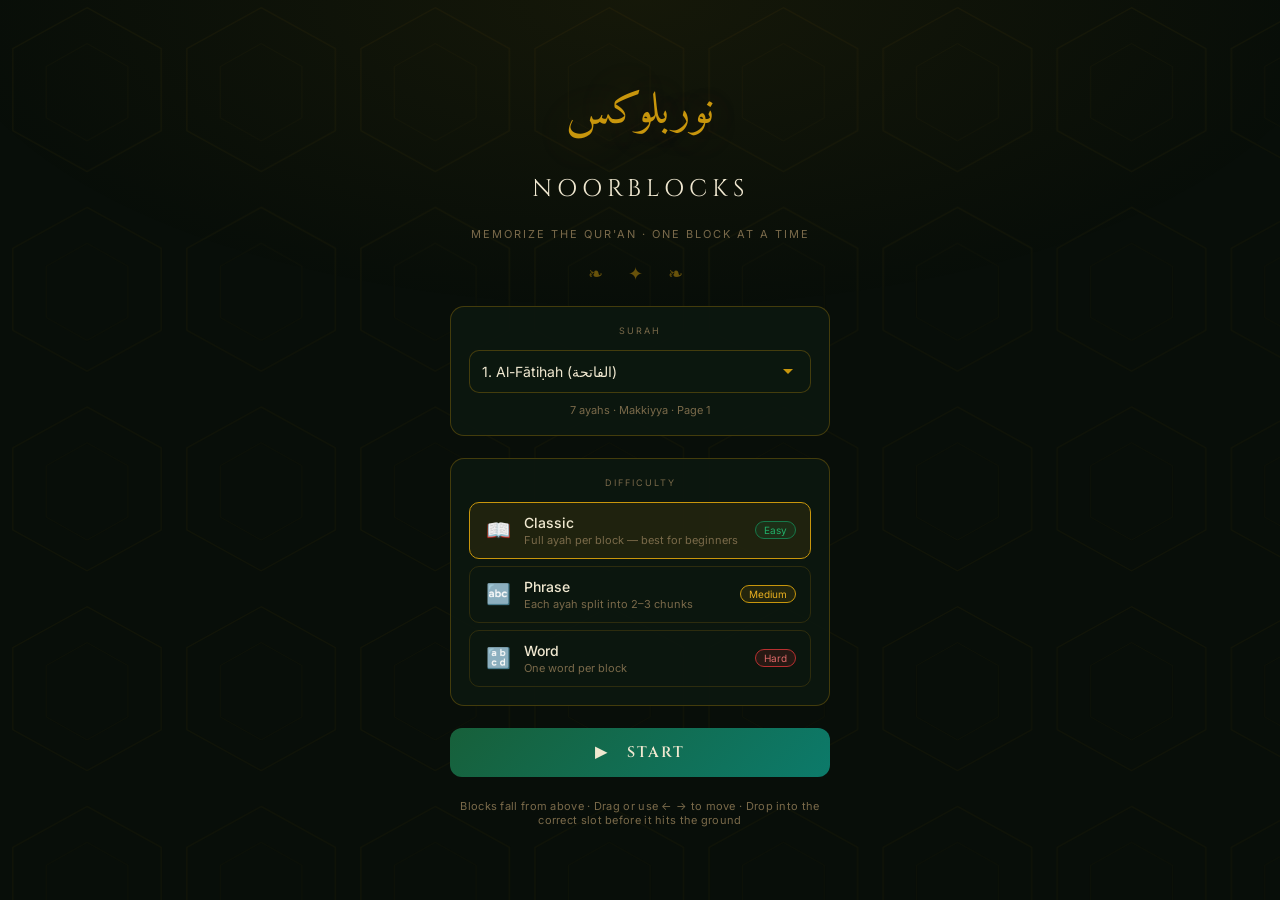
<file: noorblocks_1.html>
<!DOCTYPE html>
<html lang="en">
<head>
<meta charset="UTF-8">
<meta name="viewport" content="width=device-width, initial-scale=1.0, user-scalable=no">
<title>NoorBlocks</title>
<link href="https://fonts.googleapis.com/css2?family=Amiri:wght@400;700&family=Cinzel:wght@400;600&family=Inter:wght@300;400;500;600&display=swap" rel="stylesheet">
<style>
:root {
  --bg:        #080E09;
  --panel:     #0C1810;
  --gold:      #C8960C;
  --goldb:     rgba(200,150,12,0.3);
  --green:     #17784A;
  --greenl:    #22B06A;
  --teal:      #0C7A6A;
  --red:       #B83030;
  --text:      #F0E8D0;
  --muted:     #7A6A4A;
  --dim:       #2A2010;
}
*{box-sizing:border-box;margin:0;padding:0;-webkit-tap-highlight-color:transparent;}
html,body{width:100%;height:100%;overflow:hidden;background:var(--bg);color:var(--text);font-family:'Inter',sans-serif;}

/* ── GEO PATTERN ── */
#geo{position:fixed;inset:0;pointer-events:none;z-index:0;opacity:.05;}

/* ── SCREENS ── */
.screen{display:none;position:fixed;inset:0;z-index:1;flex-direction:column;align-items:center;overflow-y:auto;}
.screen.on{display:flex;}

/* ─────────────────────────────────────
   TITLE
───────────────────────────────────── */
#s-title{justify-content:center;padding:28px 20px;gap:22px;background:radial-gradient(ellipse 80% 50% at 50% 0%,rgba(200,150,12,.07),transparent 70%);}
.logo-ar{font-family:'Amiri',serif;font-size:44px;color:var(--gold);text-shadow:0 0 40px rgba(200,150,12,.3);text-align:center;}
.logo-en{font-family:'Cinzel',serif;font-size:24px;letter-spacing:5px;text-align:center;}
.logo-tag{font-size:11px;color:var(--muted);letter-spacing:2px;text-transform:uppercase;text-align:center;}
.orn{color:var(--gold);opacity:.5;font-size:18px;letter-spacing:10px;text-align:center;}
.card{background:rgba(12,24,16,.85);border:.5px solid var(--goldb);border-radius:14px;padding:18px;width:100%;max-width:380px;}
.card-t{font-size:9px;letter-spacing:2px;color:var(--muted);text-transform:uppercase;text-align:center;margin-bottom:14px;}
.mrow{display:flex;align-items:center;gap:12px;padding:11px 14px;border:.5px solid rgba(200,150,12,.18);border-radius:10px;margin-bottom:7px;cursor:pointer;transition:.18s;}
.mrow:last-child{margin-bottom:0;}
.mrow:hover,.mrow.sel{background:rgba(200,150,12,.1);border-color:var(--gold);}
.mrow .ico{font-size:20px;width:28px;text-align:center;}
.mrow .inf{flex:1;}
.mrow .nm{font-size:14px;font-weight:500;}
.mrow .ds{font-size:11px;color:var(--muted);margin-top:2px;}
.badge{font-size:10px;padding:2px 8px;border-radius:20px;}
.bg{background:rgba(26,120,74,.15);color:var(--greenl);border:.5px solid var(--green);}
.by{background:rgba(200,150,12,.12);color:#EAB020;border:.5px solid var(--gold);}
.br{background:rgba(184,48,48,.15);color:#E06A6A;border:.5px solid var(--red);}
.pbtn{width:100%;max-width:380px;padding:14px;background:linear-gradient(135deg,#17603A,#0C7A6A);border:none;border-radius:12px;color:var(--text);font-family:'Cinzel',serif;font-size:15px;font-weight:600;letter-spacing:2px;cursor:pointer;transition:.2s;}
.pbtn:hover{transform:translateY(-1px);box-shadow:0 8px 24px rgba(23,120,74,.4);}
.tip{font-size:11px;color:var(--muted);text-align:center;letter-spacing:.3px;max-width:360px;}

.select-wrapper {
  position: relative;
  width: 100%;
}
#surah-select {
  width: 100%;
  padding: 12px;
  background: rgba(12, 24, 16, 0.85);
  border: 1px solid var(--goldb);
  border-radius: 10px;
  color: var(--text);
  font-family: 'Inter', sans-serif;
  font-size: 14px;
  cursor: pointer;
  appearance: none;
  -webkit-appearance: none;
  background-image: url("data:image/svg+xml;utf8,<svg fill='%23C8960C' height='24' viewBox='0 0 24 24' width='24' xmlns='http://www.w3.org/2000/svg'><path d='M7 10l5 5 5-5z'/><path d='M0 0h24v24H0z' fill='none'/></svg>");
  background-repeat: no-repeat;
  background-position: right 10px center;
  padding-right: 35px;
  transition: .18s;
  outline: none;
}
#surah-select:focus, #surah-select:hover {
  border-color: var(--gold);
  background-color: rgba(200, 150, 12, 0.08);
}

/* ── GAME LAYOUT ── */
#s-game{flex-direction:column;padding:0;}

#game-wrap{
  display:flex;
  flex-direction:column;
  width:100%;max-width:500px;
  margin:0 auto;
  height:100vh;
  padding:10px 12px 8px;
  gap:8px;
}

/* Header */
#ghdr{display:flex;justify-content:space-between;align-items:center;flex-shrink:0;}
.surah-lbl{font-family:'Amiri',serif;font-size:20px;color:var(--gold);}
.surah-sub{font-size:9px;color:var(--muted);letter-spacing:1px;text-transform:uppercase;}
.stat{text-align:center;}
.stat .sv{font-size:22px;font-weight:500;}
.sv.gd{color:#EAB020;}
.sv.gr{color:var(--greenl);}
.stat .sl{font-size:9px;color:var(--muted);letter-spacing:1px;text-transform:uppercase;}
#hearts{display:flex;gap:3px;font-size:17px;}
.h{transition:opacity .3s;}.h.gone{opacity:.18;filter:grayscale(1);}

/* ── MUSHAF PAGE LAYOUT ── */
#slots-wrap {
  flex: 1;
  min-height: 0;
  background: #09100a; /* Dark velvet emerald green */
  border: 1.5px solid var(--gold);
  outline: 1.5px solid rgba(200, 150, 12, 0.35);
  outline-offset: -5px;
  border-radius: 14px;
  padding: 16px 14px;
  overflow-y: auto;
  box-shadow: inset 0 0 30px rgba(0,0,0,0.95), 0 10px 30px rgba(0,0,0,0.6);
  position: relative;
}

#slots-lbl {
  font-size: 10px;
  letter-spacing: 2px;
  color: var(--gold);
  text-transform: uppercase;
  text-align: center;
  margin-bottom: 12px;
  opacity: 0.85;
}

.mushaf-text-flow {
  direction: rtl;
  font-family: 'Amiri', serif;
  font-size: 20px;
  line-height: 2.6;
  text-align: justify;
  text-align-last: center;
  padding: 0 5px;
}

.slot {
  display: inline-block;
  border: 1.5px dashed rgba(200,150,12,.3);
  border-radius: 6px;
  margin: 6px 4px;
  padding: 2px 10px;
  vertical-align: middle;
  cursor: pointer;
  transition: all 0.25s ease;
  background: rgba(200,150,12,0.02);
  position: relative;
  min-height: 38px;
  max-width: 100%;
  word-wrap: break-word;
}

/* Tiny indicator for slot position/ID */
.slot::before {
  content: attr(data-label);
  position: absolute;
  top: -11px;
  left: 50%;
  transform: translateX(-50%);
  font-size: 7.5px;
  color: var(--muted);
  font-family: 'Inter', sans-serif;
  opacity: 0.65;
  pointer-events: none;
  background: #09100a;
  padding: 0 3px;
  line-height: 1;
}

.slot.filled::before {
  display: none;
}

.slot .st {
  font-family: 'Amiri', serif;
  font-size: 20px;
  direction: rtl;
  color: transparent; /* Invisible when empty, preserves width */
  user-select: none;
  pointer-events: none;
  display: inline-block;
  max-width: 100%;
}

.slot .sck {
  position: absolute;
  top: -8px;
  right: -6px;
  font-size: 8px;
  opacity: 0;
  transition: .2s;
  background: var(--green);
  border-radius: 50%;
  width: 13px;
  height: 13px;
  display: flex;
  align-items: center;
  justify-content: center;
  color: #fff;
  pointer-events: none;
  box-shadow: 0 0 4px rgba(23,120,74,0.6);
}

/* Filled */
.slot.filled {
  border: 1.5px solid var(--green);
  background: rgba(23,120,74,.15);
  box-shadow: 0 0 10px rgba(34,176,106,0.15);
}

.slot.filled .st {
  color: var(--text);
  text-shadow: 0 0 4px rgba(240,232,208,0.3);
}

.slot.filled .sck {
  opacity: 1;
}

/* Hover target while dragging or button targeting */
.slot.drag-over, .slot.active-target {
  border-color: var(--gold);
  background: rgba(200,150,12,.12);
  box-shadow: 0 0 10px rgba(200,150,12,0.4);
}

/* Active targeting pulse */
.slot.active-target {
  animation: targetpulse 1.5s ease-in-out infinite alternate;
}
@keyframes targetpulse {
  from { box-shadow: 0 0 4px rgba(200,150,12,.2); border-color: rgba(200,150,12,.5); }
  to { box-shadow: 0 0 12px rgba(200,150,12,.6); border-color: var(--gold); }
}

/* Wrong flash */
.slot.wrong-flash {
  border-color: var(--red);
  background: rgba(184,48,48,.15);
  animation: wrongpulse .4s ease-out;
}
@keyframes wrongpulse {
  0%, 100% { transform: translateX(0); }
  25% { transform: translateX(-4px); }
  75% { transform: translateX(4px); }
}

/* Ayah Marker styling */
.mushaf-ayah-marker {
  color: var(--gold);
  font-family: 'Amiri', serif;
  font-size: 22px;
  margin: 0 6px;
  user-select: none;
  display: inline-block;
  text-shadow: 0 0 6px rgba(200,150,12,0.4);
  vertical-align: middle;
}

/* Surah Banner styling */
.mushaf-header-banner {
  border: 1px solid var(--gold);
  background: linear-gradient(135deg, rgba(200,150,12,0.12), rgba(11,21,14,0.8));
  outline: 1px solid rgba(200, 150, 12, 0.25);
  outline-offset: -3px;
  border-radius: 6px;
  padding: 8px 12px;
  margin-bottom: 18px;
  text-align: center;
  user-select: none;
}
.mushaf-header-ornament {
  font-size: 10px;
  color: var(--gold);
  opacity: 0.8;
  letter-spacing: 2px;
}
.mushaf-header-title {
  font-family: 'Amiri', serif;
  font-size: 24px;
  font-weight: 700;
  color: var(--gold);
  margin: 2px 0;
  text-shadow: 0 0 10px rgba(200,150,12,0.4);
}
.mushaf-header-info {
  font-size: 11px;
  color: var(--muted);
  letter-spacing: 1px;
}

/* ── FALL ZONE ── */
#fall-zone{
  height:220px;
  flex-shrink:0;
  position:relative;
  overflow:hidden;
  background:rgba(3,8,5,.6);
  border:.5px solid rgba(200,150,12,.15);
  border-radius:12px;
}
#fall-lbl{position:absolute;top:8px;left:0;right:0;font-size:9px;letter-spacing:2px;color:var(--muted);text-transform:uppercase;text-align:center;pointer-events:none;z-index:0;}

/* ── FALLING BLOCK ── */
#fblock{
  position:absolute;
  left:10%;width:80%;
  background:rgba(200,150,12,.1);
  border:1.5px solid var(--gold);
  border-radius:10px;
  padding:10px 14px;
  cursor:grab;
  z-index:10;
  touch-action:none;
  user-select:none;-webkit-user-select:none;
  transition:border-color .2s, background .2s;
}
#fblock:active{cursor:grabbing;}
#fblock.correct-fx{border-color:var(--greenl)!important;background:rgba(23,120,74,.2)!important;animation:popfx .3s ease-out;}
#fblock.wrong-fx{border-color:var(--red)!important;background:rgba(184,48,48,.15)!important;animation:shakefx .35s ease-out;}
@keyframes popfx{0%{transform:scale(.95)}60%{transform:scale(1.04)}100%{transform:scale(1)}}
@keyframes shakefx{0%,100%{transform:translateX(0)}20%{transform:translateX(-8px)}40%{transform:translateX(8px)}60%{transform:translateX(-5px)}80%{transform:translateX(5px)}}
.fb-ar{font-family:'Amiri',serif;font-size:22px;direction:rtl;text-align:center;line-height:1.5;color:var(--text);}
.fb-tr{font-size:11px;color:var(--muted);text-align:center;margin-top:3px;font-style:italic;}
.fb-hint{font-size:10px;color:var(--gold);text-align:center;margin-top:2px;opacity:0;transition:.2s;}
#fblock.wrong-fx .fb-hint{opacity:1;}
/* Pulsing glow when block is active */
@keyframes blockglow{0%,100%{box-shadow:0 0 0 0 rgba(200,150,12,.25)}50%{box-shadow:0 0 0 6px rgba(200,150,12,0)}}
#fblock.alive{animation:blockglow 2s ease-in-out infinite;}
/* Entry drop */
@keyframes dropin{from{transform:translateY(-60px);opacity:0}to{transform:translateY(0);opacity:1}}
#fblock.entering{animation:dropin .35s ease-out forwards;}

/* ── INSTRUCTIONS BAR ── */
#instbar{
  flex-shrink:0;
  background:rgba(200,150,12,.07);
  border:.5px solid rgba(200,150,12,.18);
  border-radius:8px;
  padding:7px 12px;
  font-size:11px;
  color:var(--muted);
  text-align:center;
  letter-spacing:.3px;
  min-height:32px;
}

/* ── CONTROLS ── */
#ctrls{display:flex;gap:7px;flex-shrink:0;}
.cbtn{
  flex:1;padding:11px 0;
  background:rgba(12,24,16,.8);
  border:.5px solid var(--goldb);
  border-radius:10px;
  color:var(--text);font-size:17px;
  cursor:pointer;transition:.15s;
  font-family:'Inter',sans-serif;
}
.cbtn:hover{background:rgba(200,150,12,.1);border-color:var(--gold);}
.cbtn:active{transform:scale(.95);}
.cbtn.cplace{flex:1.4;font-size:13px;font-weight:600;letter-spacing:1px;color:var(--gold);border-color:var(--gold);background:rgba(200,150,12,.08);}
.cbtn.chear{font-size:12px;color:var(--greenl);border-color:rgba(23,120,74,.4);background:rgba(23,120,74,.08);}

/* ── PROGRESS ── */
#progrow{display:flex;align-items:center;gap:10px;flex-shrink:0;}
#prog-wrap{flex:1;}
#prog-labels{display:flex;justify-content:space-between;font-size:10px;color:var(--muted);margin-bottom:4px;}
#prog-bar{height:4px;background:rgba(255,255,255,.07);border-radius:4px;overflow:hidden;}
#prog-fill{height:100%;background:linear-gradient(90deg,var(--green),var(--gold));border-radius:4px;transition:width .5s ease;width:0%;}
#next-box{background:rgba(5,12,8,.8);border:.5px solid var(--goldb);border-radius:9px;padding:5px 10px;text-align:center;min-width:72px;flex-shrink:0;}
#next-lbl{font-size:8px;color:var(--muted);letter-spacing:1px;text-transform:uppercase;margin-bottom:2px;}
#next-ar{font-family:'Amiri',serif;font-size:13px;direction:rtl;color:var(--muted);}

/* ── RESULT ── */
#s-result{justify-content:center;padding:28px 20px;gap:18px;background:radial-gradient(ellipse 80% 50% at 50% 0%,rgba(200,150,12,.06),transparent);}
.res-star{font-size:50px;text-align:center;animation:popfx .5s ease-out;}
.res-title{font-family:'Cinzel',serif;font-size:22px;font-weight:600;color:#EAB020;text-align:center;}
.res-sub{font-size:11px;color:var(--muted);text-align:center;letter-spacing:1px;text-transform:uppercase;}
.stats-row{display:flex;gap:9px;width:100%;max-width:380px;}
.scard{flex:1;background:rgba(12,24,16,.85);border:.5px solid var(--goldb);border-radius:12px;padding:13px 8px;text-align:center;}
.scard .sv2{font-size:24px;font-weight:500;color:#EAB020;}
.scard .sl2{font-size:9px;color:var(--muted);letter-spacing:1px;text-transform:uppercase;margin-top:2px;}
.surah-box{width:100%;max-width:380px;background:rgba(5,12,8,.8);border:.5px solid var(--goldb);border-radius:14px;padding:18px;}
.surah-box-t{font-size:9px;letter-spacing:2px;color:var(--muted);text-transform:uppercase;text-align:center;margin-bottom:12px;}
#full-surah{direction:rtl;font-family:'Amiri',serif;font-size:19px;line-height:2;color:var(--text);text-align:justify;}
.an{display:inline-flex;align-items:center;justify-content:center;width:24px;height:24px;border:.5px solid var(--gold);border-radius:50%;font-size:11px;color:var(--gold);font-family:'Inter',sans-serif;vertical-align:middle;margin:0 3px;}

/* ── SCORE FX ── */
.sfx{position:fixed;font-size:18px;font-weight:600;color:#EAB020;pointer-events:none;z-index:200;animation:sfxup .75s ease-out forwards;}
@keyframes sfxup{from{transform:translateY(0);opacity:1}to{transform:translateY(-44px);opacity:0}}

/* ── CONFETTI ── */
#ccanvas{position:fixed;inset:0;pointer-events:none;z-index:99;}

/* ── SPEED LABEL ── */
#speed-badge{position:absolute;top:8px;right:10px;font-size:9px;color:var(--muted);letter-spacing:1px;text-transform:uppercase;z-index:5;}
</style>
</head>
<body>

<canvas id="ccanvas"></canvas>

<svg id="geo" viewBox="0 0 500 900" preserveAspectRatio="xMidYMid slice" xmlns="http://www.w3.org/2000/svg">
  <defs><pattern id="gp" x="0" y="0" width="68" height="78" patternUnits="userSpaceOnUse">
    <polygon points="34,3 63,19 63,51 34,67 5,51 5,19" fill="none" stroke="#C8960C" stroke-width=".55"/>
    <polygon points="34,17 50,26 50,46 34,55 18,46 18,26" fill="none" stroke="#C8960C" stroke-width=".3"/>
  </pattern></defs>
  <rect width="500" height="900" fill="url(#gp)"/>
</svg>

<!-- ════ TITLE ════ -->
<div id="s-title" class="screen on">
  <div class="logo-ar">نوربلوكس</div>
  <div class="logo-en">NOORBLOCKS</div>
  <div class="logo-tag">Memorize the Qur'an · one block at a time</div>
  <div class="orn">❧ ✦ ❧</div>

  <div class="card">
    <div class="card-t">Surah</div>
    <div class="select-wrapper">
      <select id="surah-select" onchange="changeSurah(this.value)">
        <option value="0">1. Al-Fātiḥah (الفاتحة)</option>
        <option value="1">108. Al-Kawthar (الكوثر)</option>
        <option value="2">112. Al-Ikhlāṣ (الإخلاص)</option>
        <option value="3">113. Al-Falaq (الفلق)</option>
        <option value="4">114. An-Nās (الناس)</option>
      </select>
    </div>
    <div id="surah-meta" style="font-size:11px;color:var(--muted);margin-top:10px;text-align:center">7 ayahs · Makkiyya · Page 1</div>
  </div>

  <div class="card">
    <div class="card-t">Difficulty</div>
    <div class="mrow sel" id="m-classic" onclick="pickMode('classic',this)">
      <span class="ico">📖</span>
      <span class="inf"><div class="nm">Classic</div><div class="ds">Full ayah per block — best for beginners</div></span>
      <span class="badge bg">Easy</span>
    </div>
    <div class="mrow" id="m-phrase" onclick="pickMode('phrase',this)">
      <span class="ico">🔤</span>
      <span class="inf"><div class="nm">Phrase</div><div class="ds">Each ayah split into 2–3 chunks</div></span>
      <span class="badge by">Medium</span>
    </div>
    <div class="mrow" id="m-word" onclick="pickMode('word',this)">
      <span class="ico">🔡</span>
      <span class="inf"><div class="nm">Word</div><div class="ds">One word per block</div></span>
      <span class="badge br">Hard</span>
    </div>
  </div>

  <button class="pbtn" onclick="startGame()">▶ &nbsp; START</button>
  <div class="tip">Blocks fall from above · Drag or use ← → to move · Drop into the correct slot before it hits the ground</div>
</div>

<!-- ════ GAME ════ -->
<div id="s-game" class="screen">
<div id="game-wrap">

  <!-- header -->
  <div id="ghdr">
    <div>
      <div class="surah-lbl" id="g-surah-ar">الفاتحة</div>
      <div class="surah-sub" id="g-surah-en">Al-Fātiḥah</div>
    </div>
    <div id="hearts"><span class="h">❤️</span><span class="h">❤️</span><span class="h">❤️</span></div>
    <div style="display:flex;gap:14px">
      <div class="stat"><div class="sv gd" id="g-score">0</div><div class="sl">Score</div></div>
      <div class="stat"><div class="sv gr"><span id="g-placed">0</span>/<span id="g-total">7</span></div><div class="sl">Ayah</div></div>
    </div>
  </div>

  <!-- falling zone -->
  <div id="fall-zone">
    <div id="fall-lbl">CATCH ZONE — block falls here</div>
    <div id="speed-badge">SPEED: <span id="spd-lbl">●○○</span></div>
    <div id="fblock">
      <div class="fb-ar" id="fb-ar"></div>
      <div class="fb-tr" id="fb-tr"></div>
      <div class="fb-hint" id="fb-hint"></div>
    </div>
  </div>

  <!-- slots target area -->
  <div id="slots-wrap">
    <div id="slots-lbl">▼ Arrange ayahs in order — drop blocks here</div>
    <div id="slots-container"></div>
  </div>

  <!-- instruction -->
  <div id="instbar">👆 Drag the block · or use ← → buttons to choose slot · then ↓ to place</div>

  <!-- controls -->
  <div id="ctrls">
    <button class="cbtn" onclick="moveLeft()" title="Move left">←</button>
    <button class="cbtn cplace" onclick="placeNow()" title="Place block (Space)">↓ Place</button>
    <button class="cbtn" onclick="moveRight()" title="Move right">→</button>
    <button class="cbtn chear" onclick="hearBlock(this)">▶ Hear</button>
  </div>

  <!-- progress -->
  <div id="progrow">
    <div id="prog-wrap">
      <div id="prog-labels"><span>Progress</span><span id="prog-pct">0%</span></div>
      <div id="prog-bar"><div id="prog-fill"></div></div>
    </div>
    <div id="next-box">
      <div id="next-lbl">Next</div>
      <div id="next-ar">—</div>
    </div>
  </div>

</div>
</div>

<!-- ════ RESULT ════ -->
<div id="s-result" class="screen">
  <div class="res-star" id="r-star">🌟</div>
  <div class="res-title" id="r-title">Masha'Allah!</div>
  <div class="res-sub" id="r-sub">Al-Fatiha Complete</div>
  <div class="stats-row">
    <div class="scard"><div class="sv2" id="r-score">0</div><div class="sl2">Score</div></div>
    <div class="scard"><div class="sv2" id="r-acc">100%</div><div class="sl2">Accuracy</div></div>
    <div class="scard"><div class="sv2" id="r-time">0s</div><div class="sl2">Time</div></div>
  </div>
  <div class="surah-box">
    <div class="surah-box-t" id="r-surah-box-t">✦ Complete Surah Al-Fātiḥah ✦</div>
    <div id="full-surah"></div>
  </div>
  <button class="pbtn" onclick="restartGame()" style="max-width:380px">↺ &nbsp; Play Again</button>
  <button class="pbtn" onclick="goTitle()" style="max-width:380px;margin-top:0;background:linear-gradient(135deg,#2C1A08,#5A3A0A)">← &nbsp; Change Mode</button>
</div>

<script>
/* ═══════════════════════════════════════
   SURAH DATABASE
═══════════════════════════════════════ */
const SURAHS = [
  {
    id: 0,
    nameAr: "سُورَةُ الفَاتِحَةِ",
    nameEn: "Al-Fātiḥah",
    nameTr: "THE OPENING",
    meta: "7 ayahs · Makkiyya · Page 1",
    ayahs: [
      { n:1, ar:"بِسْمِ ٱللَّهِ ٱلرَّحْمَٰنِ ٱلرَّحِيمِ",
        tr:"In the name of Allah, the Most Gracious, the Most Merciful",
        hint:"Starts with Bismillah...",
        phrases:["بِسْمِ ٱللَّهِ","ٱلرَّحْمَٰنِ ٱلرَّحِيمِ"],
        words:["بِسْمِ","ٱللَّهِ","ٱلرَّحْمَٰنِ","ٱلرَّحِيمِ"] },
      { n:2, ar:"ٱلْحَمْدُ لِلَّهِ رَبِّ ٱلْعَٰلَمِينَ",
        tr:"All praise is for Allah, Lord of all worlds",
        hint:"Begins with Al-Hamd...",
        phrases:["ٱلْحَمْدُ لِلَّهِ","رَبِّ ٱلْعَٰلَمِينَ"],
        words:["ٱلْحَمْدُ","لِلَّهِ","رَبِّ","ٱلْعَٰلَمِينَ"] },
      { n:3, ar:"ٱلرَّحْمَٰنِ ٱلرَّحِيمِ",
        tr:"The Most Gracious, the Most Merciful",
        hint:"Two of Allah's names...",
        phrases:["ٱلرَّحْمَٰنِ","ٱلرَّحِيمِ"],
        words:["ٱلرَّحْمَٰنِ","ٱلرَّحِيمِ"] },
      { n:4, ar:"مَٰلِكِ يَوْمِ ٱلدِّينِ",
        tr:"Master of the Day of Judgment",
        hint:"Owner of the Day...",
        phrases:["مَٰلِكِ يَوْمِ","ٱلدِّينِ"],
        words:["مَٰلِكِ","يَوْمِ","ٱلدِّينِ"] },
      { n:5, ar:"إِيَّاكَ نَعْبُدُ وَإِيَّاكَ نَسْتَعِينُ",
        tr:"You alone we worship, and You alone we ask for help",
        hint:"You alone we worship...",
        phrases:["إِيَّاكَ نَعْبُدُ","وَإِيَّاكَ نَسْتَعِينُ"],
        words:["إِيَّاكَ","نَعْبُدُ","وَإِيَّاكَ","نَسْتَعِينُ"] },
      { n:6, ar:"ٱهْدِنَا ٱلصِّرَٰطَ ٱلْمُسْتَقِيمَ",
        tr:"Guide us on the straight path",
        hint:"Guide us to the path...",
        phrases:["ٱهْدِنَا","ٱلصِّرَٰطَ ٱلْمُسْتَقِيمَ"],
        words:["ٱهْدِنَا","ٱلصِّرَٰطَ","ٱلْمُسْتَقِيمَ"] },
      { n:7, ar:"صِرَٰطَ ٱلَّذِينَ أَنْعَمْتَ عَلَيْهِمْ غَيْرِ ٱلْمَغْضُوبِ عَلَيْهِمْ وَلَا ٱلضَّآلِّينَ",
        tr:"The path of those You have blessed — not those who anger You, nor those who go astray",
        hint:"The path of those You blessed...",
        phrases:["صِرَٰطَ ٱلَّذِينَ أَنْعَمْتَ عَلَيْهِمْ","غَيْرِ ٱلْمَغْضُوبِ عَلَيْهِمْ","وَلَا ٱلضَّآلِّينَ"],
        words:["صِرَٰطَ","ٱلَّذِينَ","أَنْعَمْتَ","عَلَيْهِمْ","غَيْرِ","ٱلْمَغْضُوبِ","وَلَا","ٱلضَّآلِّينَ"] }
    ]
  },
  {
    id: 1,
    nameAr: "سُورَةُ الكَوْثَرِ",
    nameEn: "Al-Kawthar",
    nameTr: "THE ABUNDANCE",
    meta: "3 ayahs · Makkiyya · Page 600",
    ayahs: [
      { n:1, ar:"إِنَّآ أَعْطَيْنَٰكَ ٱلْكَوْثَرَ",
        tr:"Indeed, We have granted you, [O Muhammad], al-Kawthar",
        hint:"Indeed, We granted you...",
        phrases:["إِنَّآ أَعْطَيْنَٰكَ","ٱلْكَوْثَرَ"],
        words:["إِنَّآ","أَعْطَيْنَٰكَ","ٱلْكَوْثَرَ"] },
      { n:2, ar:"فَصَلِّ لِرَبِّكَ وَٱنْحَرْ",
        tr:"So pray to your Lord and sacrifice [to Him alone]",
        hint:"So pray to your Lord...",
        phrases:["فَصَلِّ لِرَبِّكَ","وَٱنْحَرْ"],
        words:["فَصَلِّ","لِرَبِّكَ","وَٱنْحَرْ"] },
      { n:3, ar:"إِنَّ شَانِئَكَ هُوَ ٱلْأَبْتَرُ",
        tr:"Indeed, your enemy is the one cut off",
        hint:"Indeed, your enemy...",
        phrases:["إِنَّ شَانِئَكَ","هُوَ ٱلْأَبْتَرُ"],
        words:["إِنَّ","شَانِئَكَ","هُوَ","ٱلْأَبْتَرُ"] }
    ]
  },
  {
    id: 2,
    nameAr: "سُورَةُ الإِخْلَاصِ",
    nameEn: "Al-Ikhlāṣ",
    nameTr: "THE SINCERITY",
    meta: "4 ayahs · Makkiyya · Page 604",
    ayahs: [
      { n:1, ar:"قُلْ هُوَ ٱللَّهُ أَحَدٌ",
        tr:'Say, "He is Allah, [who is] One"',
        hint:"Say, He is Allah...",
        phrases:["قُلْ هُوَ","ٱللَّهُ أَحَدٌ"],
        words:["قُلْ","هُوَ","ٱللَّهُ","أَحَدٌ"] },
      { n:2, ar:"ٱللَّهُ ٱلصَّمَدُ",
        tr:"Allah, the Eternal Refuge",
        hint:"Allah is Self-Sufficient...",
        phrases:["ٱللَّهُ ٱلصَّمَدُ"],
        words:["ٱللَّهُ","ٱلصَّمَدُ"] },
      { n:3, ar:"لَمْ يَلِدْ وَلَمْ يُولَدْ",
        tr:"He neither begets nor is born",
        hint:"He does not beget...",
        phrases:["لَمْ يَلِدْ","وَلَمْ يُولَدْ"],
        words:["لَمْ","يَلِدْ","وَلَمْ","يُولَدْ"] },
      { n:4, ar:"وَلَمْ يَكُن لَّهُۥ كُفُوًا أَحَدٌۢ",
        tr:"And there is none co-equivalent to Him",
        hint:"None is comparable to Him...",
        phrases:["وَلَمْ يَكُن لَّهُۥ","كُفُوًا أَحَدٌۢ"],
        words:["وَلَمْ","يَكُن","لَّهُۥ","كُفُوًا","أَحَدٌۢ"] }
    ]
  },
  {
    id: 3,
    nameAr: "سُورَةُ الفَلَقِ",
    nameEn: "Al-Falaq",
    nameTr: "THE DAYBREAK",
    meta: "5 ayahs · Madaniyya · Page 604",
    ayahs: [
      { n:1, ar:"قُلْ أَعُوذُ بِرَبِّ ٱلْفَلَقِ",
        tr:'Say, "I seek refuge in the Lord of the daybreak"',
        hint:"Say, I seek refuge in the Lord of the dawn...",
        phrases:["قُلْ أَعُوذُ","بِرَبِّ ٱلْفَلَقِ"],
        words:["قُلْ","أَعُوذُ","بِرَبِّ","ٱلْفَلَقِ"] },
      { n:2, ar:"مِن شَرِّ مَا خَلَقَ",
        tr:"From the evil of what He created",
        hint:"From the evil of what He created...",
        phrases:["مِن شَرِّ","مَا خَلَقَ"],
        words:["مِن","شَرِّ","مَا","خَلَقَ"] },
      { n:3, ar:"وَمِن شَرِّ غَاسِقٍ إِذَا وَقَبَ",
        tr:"And from the evil of darkness when it settles",
        hint:"And from the evil of darkness...",
        phrases:["وَمِن شَرِّ غَاسِقٍ","إِذَا وَقَبَ"],
        words:["وَمِن","شَرِّ","غَاسِقٍ","إِذَا","وَقَبَ"] },
      { n:4, ar:"وَمِن شَرِّ ٱلنَّفَّٰثَٰتِ فِى ٱلْعُقَدِ",
        tr:"And from the evil of the blowers in knots",
        hint:"And from the evil of blowers...",
        phrases:["وَمِن شَرِّ ٱلنَّفَّٰثَٰتِ","فِى ٱلْعُقَدِ"],
        words:["وَمِن","شَرِّ","ٱلنَّفَّٰثَٰتِ","فِى","ٱلْعُقَدِ"] },
      { n:5, ar:"وَمِن شَرِّ حَاسِدٍ إِذَا حَسَدَ",
        tr:"And from the evil of an envier when he envies",
        hint:"And from the evil of an envier...",
        phrases:["وَمِن شَرِّ حَاسِدٍ","إِذَا حَسَدَ"],
        words:["وَمِن","شَرِّ","حَاسِدٍ","إِذَا","حَسَدَ"] }
    ]
  },
  {
    id: 4,
    nameAr: "سُورَةُ النَّاسِ",
    nameEn: "An-Nās",
    nameTr: "MANKIND",
    meta: "6 ayahs · Madaniyya · Page 604",
    ayahs: [
      { n:1, ar:"قُلْ أَعُوذُ بِرَبِّ ٱلنَّاسِ",
        tr:'Say, "I seek refuge in the Lord of mankind"',
        hint:"Say, I seek refuge in the Lord of people...",
        phrases:["قُلْ أَعُوذُ","بِرَبِّ ٱلنَّاسِ"],
        words:["قُلْ","أَعُوذُ","بِرَبِّ","ٱلنَّاسِ"] },
      { n:2, ar:"مَلِكِ ٱلنَّاسِ",
        tr:"The Sovereign of mankind",
        hint:"The King of mankind...",
        phrases:["مَلِكِ ٱلنَّاسِ"],
        words:["مَلِكِ","ٱلنَّاسِ"] },
      { n:3, ar:"إِلَٰهِ ٱلنَّاسِ",
        tr:"The God of mankind",
        hint:"The God of mankind...",
        phrases:["إِلَٰهِ ٱلنَّاسِ"],
        words:["إِلَٰهِ","ٱلنَّاسِ"] },
      { n:4, ar:"مِن شَرِّ ٱلْوَسْوَاسِ ٱلْخَنَّاسِ",
        tr:"From the evil of the retreating whisperer",
        hint:"From the evil of the whisperer...",
        phrases:["مِن شَرِّ ٱلْوَسْوَاسِ","ٱلْخَنَّاسِ"],
        words:["مِن","شَرِّ","ٱلْوَسْوَاسِ","ٱلْخَنَّاسِ"] },
      { n:5, ar:"ٱلَّذِى يُوَسْوِسُ فِى صُدُورِ ٱلنَّاسِ",
        tr:"Who whispers [evil] into the breasts of mankind",
        hint:"Who whispers in people's chests...",
        phrases:["ٱلَّذِى يُوَسْوِسُ","فِى صُدُورِ ٱلنَّاسِ"],
        words:["ٱلَّذِى","يُوَسْوِسُ","فِى","صُدُورِ","ٱلنَّاسِ"] },
      { n:6, ar:"مِنَ ٱلْجِنَّةِ وَٱلنَّاسِ",
        tr:"From among jinn and mankind",
        hint:"From among jinn and mankind...",
        phrases:["مِنَ ٱلْجِنَّةِ","وَٱلنَّاسِ"],
        words:["مِنَ","ٱلْجِنَّةِ","وَٱلنَّاسِ"] }
    ]
  }
];

/* ═══════════════════════════════════════
   STATE
═══════════════════════════════════════ */
let mode = 'classic';
let currentSurahIdx = 0; // index in SURAHS
let queue = [];        // ordered list of {ayahIdx,partIdx,ar,tr,hint,slotIdx}
let slotCount = 0;
let filledSlots = new Set();
let curBlockQIdx = 0;  // which block from queue we're showing (shuffled order)
let shuffledOrder = [];

let lives = 3;
let score = 0;
let errors = 0;
let placed = 0;
let startTs = 0;

/* Fall physics */
let fallY = 0;          // px from top of fall-zone
let fallSpeed = 0;      // px per frame
let fallRAF = null;
let blockH = 60;        // estimated block height
let zoneH = 100;        // fall zone height — set in startFall
let blockFrozen = false;
let currentTargetSlot = 0; // 0-indexed: which slot the player is targeting

/* Drag state */
let isDragging = false;
let dragOffX = 0, dragOffY = 0;
let dragBaseLeft = 0;

/* ═══════════════════════════════════════
   SURAH SELECT EVENT
═══════════════════════════════════════ */
function changeSurah(val) {
  currentSurahIdx = parseInt(val);
  const surah = SURAHS[currentSurahIdx];
  document.getElementById('surah-meta').textContent = surah.meta;
}

/* ═══════════════════════════════════════
   MODE SELECT
═══════════════════════════════════════ */
function pickMode(m, el) {
  mode = m;
  document.querySelectorAll('.mrow').forEach(r => r.classList.remove('sel'));
  el.classList.add('sel');
}

/* ═══════════════════════════════════════
   BUILD QUEUE
═══════════════════════════════════════ */
function buildQueue() {
  queue = [];
  const ayahs = SURAHS[currentSurahIdx].ayahs;
  ayahs.forEach((a, ai) => {
    const parts = mode === 'classic' ? [a.ar]
                : mode === 'phrase'  ? a.phrases
                :                     a.words;
    parts.forEach((txt, pi) => {
      queue.push({ ayahIdx: ai, partIdx: pi, parts: parts.length,
                   ar: txt, tr: (mode==='classic'?a.tr:`[${a.n}] `+a.tr),
                   hint: a.hint, slotIdx: queue.length });
    });
  });
  slotCount = queue.length;
  // Shuffle display order
  shuffledOrder = [...queue.keys()];
  for (let i = shuffledOrder.length-1; i > 0; i--) {
    const j = Math.floor(Math.random()*(i+1));
    [shuffledOrder[i],shuffledOrder[j]] = [shuffledOrder[j],shuffledOrder[i]];
  }
}

/* ═══════════════════════════════════════
   BUILD SLOTS UI
═══════════════════════════════════════ */
function buildSlotsUI() {
  const c = document.getElementById('slots-container');
  c.innerHTML = '';

  const surah = SURAHS[currentSurahIdx];

  // Add Surah Header Banner
  const header = document.createElement('div');
  header.className = 'mushaf-header-banner';
  header.innerHTML = `
    <div class="mushaf-header-ornament">✦ 🌟 ✦</div>
    <div class="mushaf-header-title">${surah.nameAr}</div>
    <div class="mushaf-header-info">${surah.meta}</div>
  `;
  c.appendChild(header);

  // Add flowing text container
  const textFlow = document.createElement('div');
  textFlow.className = 'mushaf-text-flow';

  queue.forEach((b, i) => {
    const d = document.createElement('div');
    d.className = 'slot';
    d.id = 'slot-'+i;
    d.dataset.idx = i;
    
    // Label for the tiny indicator
    const labelText = mode === 'classic' ? `${i+1}` : `${b.ayahIdx+1}.${b.partIdx+1}`;
    d.setAttribute('data-label', labelText);

    // Preload Arabic text as transparent inside span.st to reserve exact visual width
    d.innerHTML = `<span class="st">${b.ar}</span><span class="sck">✓</span>`;

    // Drop target events
    d.addEventListener('dragover', e => { e.preventDefault(); highlightSlot(i); });
    d.addEventListener('dragleave', () => unhighlightSlot(i));
    d.addEventListener('drop', e => { e.preventDefault(); tryPlaceInSlot(i); });
    // Touch drop zone
    d.addEventListener('pointerup', () => { if(isDragging) tryPlaceInSlot(i); });

    textFlow.appendChild(d);

    // If last part of the ayah, append the beautiful ayah marker
    if (b.partIdx === b.parts - 1) {
      const marker = document.createElement('span');
      marker.className = 'mushaf-ayah-marker';
      marker.innerHTML = `﴿${b.ayahIdx+1}﴾`;
      textFlow.appendChild(marker);
    }
  });

  c.appendChild(textFlow);
  document.getElementById('g-total').textContent = slotCount;
}

function highlightSlot(i) {
  document.getElementById('slot-'+i)?.classList.add('drag-over');
}
function unhighlightSlot(i) {
  document.getElementById('slot-'+i)?.classList.remove('drag-over');
}

/* ═══════════════════════════════════════
   START GAME
═══════════════════════════════════════ */
function startGame() {
  buildQueue();
  buildSlotsUI();
  lives = 3; score = 0; errors = 0; placed = 0;
  filledSlots = new Set();
  curBlockQIdx = 0;
  startTs = Date.now();
  updateHUD();
  updateLives();

  // Update game screen Surah headers
  const surah = SURAHS[currentSurahIdx];
  document.getElementById('g-surah-ar').textContent = surah.nameAr.replace('سُورَةُ ', '');
  document.getElementById('g-surah-en').textContent = surah.nameEn;

  showScreen('game');
  setTimeout(() => {
    loadNextBlock();
  }, 100);
}

/* ═══════════════════════════════════════
   LOAD BLOCK
═══════════════════════════════════════ */
function loadNextBlock() {
  if (curBlockQIdx >= shuffledOrder.length) { gameComplete(); return; }
  const block = queue[shuffledOrder[curBlockQIdx]];
  blockFrozen = false;
  currentTargetSlot = getFirstEmptySlot();

  document.getElementById('fb-ar').textContent = block.ar;
  document.getElementById('fb-tr').textContent = block.tr;
  document.getElementById('fb-hint').textContent = '💡 ' + block.hint;

  const fb = document.getElementById('fblock');
  fb.className = 'entering alive';
  fb.style.top = '0px';
  fb.style.left = '10%';
  fb.style.width = '80%';

  // Next preview
  const nextIdx = shuffledOrder[curBlockQIdx+1];
  const next = nextIdx !== undefined ? queue[nextIdx] : null;
  document.getElementById('next-ar').textContent = next ? (next.ar.length > 14 ? next.ar.slice(0,13)+'…' : next.ar) : '—';

  // Highlight target slot
  highlightTargetSlot(currentTargetSlot);
  updateInstruction();

  setTimeout(() => startFall(), 400);
}

function getFirstEmptySlot() {
  for (let i = 0; i < slotCount; i++) {
    if (!filledSlots.has(i)) return i;
  }
  return 0;
}

/* ═══════════════════════════════════════
   HIGHLIGHT TARGET
═══════════════════════════════════════ */
function highlightTargetSlot(idx) {
  // Clear all target highlights
  document.querySelectorAll('.slot').forEach(s => {
    s.classList.remove('active-target');
  });
  // Highlight the targeted slot in gold
  const sl = document.getElementById('slot-'+idx);
  if (sl && !filledSlots.has(idx)) {
    sl.classList.add('active-target');
    sl.scrollIntoView({ block:'nearest', behavior:'smooth' });
  }
}

function updateInstruction() {
  const block = queue[shuffledOrder[curBlockQIdx]];
  const slotLabel = mode === 'classic' ? `Ayah ${currentTargetSlot+1}`
    : `Slot ${currentTargetSlot+1}`;
  document.getElementById('instbar').textContent =
    `Targeting: ${slotLabel} · Use ← → to change slot · ↓ Place to confirm`;
}

/* ═══════════════════════════════════════
   FALL PHYSICS
═══════════════════════════════════════ */
function startFall() {
  if (blockFrozen) return;
  const zone = document.getElementById('fall-zone');
  zoneH = zone.clientHeight;
  const fb = document.getElementById('fblock');
  blockH = fb.offsetHeight || 60;

  fallY = 0;
  const speedMap = { classic: 0.15, phrase: 0.2, word: 0.25 };
  fallSpeed = speedMap[mode] || 0.15;

  // Speed badge
  const spd = mode === 'classic' ? '●○○' : mode === 'phrase' ? '●●○' : '●●●';
  document.getElementById('spd-lbl').textContent = spd;

  if (fallRAF) cancelAnimationFrame(fallRAF);
  fallLoop();
}

function fallLoop() {
  if (blockFrozen) return;
  const fb = document.getElementById('fblock');
  if (!fb || isDragging) {
    fallRAF = requestAnimationFrame(fallLoop);
    return;
  }
  fallY += fallSpeed;
  const maxY = zoneH - blockH - 4;
  if (fallY >= maxY) {
    fallY = maxY;
    fb.style.top = fallY + 'px';
    // Hit the ground without placement
    groundHit();
    return;
  }
  fb.style.top = fallY + 'px';
  fallRAF = requestAnimationFrame(fallLoop);
}

function groundHit() {
  blockFrozen = true;
  const fb = document.getElementById('fblock');
  // Flash red — missed
  fb.className = 'wrong-fx';
  document.getElementById('fb-hint').style.opacity = '1';
  playTone('wrong');
  errors++;
  lives = Math.max(0, lives-1);
  updateLives();
  document.getElementById('instbar').textContent = '⏱ Too slow! Block hit the ground. -1 life';

  setTimeout(() => {
    fb.className = 'alive';
    document.getElementById('fb-hint').style.opacity = '0';
    if (lives <= 0) { gameOver(); return; }
    // Block goes back to top, same block
    fb.style.top = '0px';
    blockFrozen = false;
    fallY = 0;
    fallSpeed = Math.min(fallSpeed * 1.03, 0.8); // slight speed up on miss
    startFall();
  }, 900);
}

/* ═══════════════════════════════════════
   PLACEMENT
═══════════════════════════════════════ */
function placeNow() {
  // Place current block into currentTargetSlot
  tryPlaceInSlot(currentTargetSlot);
}

function tryPlaceInSlot(slotIdx) {
  if (blockFrozen && !isDragging) return;
  // Stop drag
  isDragging = false;
  clearDragOver();

  const curQueueEntry = shuffledOrder[curBlockQIdx];
  const block = queue[curQueueEntry];
  const correctSlot = block.slotIdx;

  if (slotIdx === correctSlot && !filledSlots.has(slotIdx)) {
    // ✅ CORRECT
    correctPlacement(block, slotIdx);
  } else if (filledSlots.has(slotIdx)) {
    // Slot already filled
    document.getElementById('instbar').textContent = '⚠️ That slot is already filled — choose another';
  } else {
    // ❌ WRONG
    wrongPlacement(block, slotIdx, correctSlot);
  }
}

function correctPlacement(block, slotIdx) {
  blockFrozen = true;
  if (fallRAF) cancelAnimationFrame(fallRAF);

  const fb = document.getElementById('fblock');
  fb.className = 'correct-fx';
  playTone('correct');

  // Fill slot
  const sl = document.getElementById('slot-'+slotIdx);
  sl.querySelector('.st').textContent = block.ar;
  sl.classList.add('filled');
  sl.classList.remove('active-target');
  filledSlots.add(slotIdx);

  const pts = mode === 'classic' ? 100 : mode === 'phrase' ? 60 : 30;
  score += pts;
  placed++;
  spawnScoreFX('+'+pts, fb);
  updateHUD();

  setTimeout(() => {
    curBlockQIdx++;
    fb.style.top = '0px';
    // Clear all highlights
    document.querySelectorAll('.slot').forEach(s => {
      s.classList.remove('drag-over', 'active-target');
    });
    loadNextBlock();
  }, 500);
}

function wrongPlacement(block, triedSlot, correctSlot) {
  blockFrozen = true;
  if (fallRAF) cancelAnimationFrame(fallRAF);

  const fb = document.getElementById('fblock');
  fb.className = 'wrong-fx';
  document.getElementById('fb-hint').style.opacity = '1';
  playTone('wrong');

  // Flash tried slot
  const tried = document.getElementById('slot-'+triedSlot);
  tried?.classList.add('wrong-flash');
  setTimeout(() => tried?.classList.remove('wrong-flash'), 500);

  errors++;
  lives = Math.max(0, lives-1);
  updateLives();

  const hintSlot = mode === 'classic' ? `Ayah ${correctSlot+1}` : `Slot ${correctSlot+1}`;
  document.getElementById('instbar').textContent = `❌ Wrong slot! It belongs in ${hintSlot} — try again`;

  setTimeout(() => {
    fb.className = 'alive';
    document.getElementById('fb-hint').style.opacity = '0';
    if (lives <= 0) { gameOver(); return; }
    fb.style.top = '0px';
    fallY = 0;
    blockFrozen = false;
    // Keep same block, highlight its correct slot
    currentTargetSlot = correctSlot;
    highlightTargetSlot(currentTargetSlot);
    updateInstruction();
    startFall();
  }, 1000);
}

/* ═══════════════════════════════════════
   MOVE LEFT / RIGHT (change target slot)
═══════════════════════════════════════ */
function moveLeft() {
  let t = currentTargetSlot + 1;
  while (t < slotCount && filledSlots.has(t)) t++;
  if (t >= slotCount) t = currentTargetSlot;
  currentTargetSlot = t;
  highlightTargetSlot(currentTargetSlot);
  updateInstruction();
}

function moveRight() {
  let t = currentTargetSlot - 1;
  while (t >= 0 && filledSlots.has(t)) t--;
  if (t < 0) t = currentTargetSlot;
  currentTargetSlot = t;
  highlightTargetSlot(currentTargetSlot);
  updateInstruction();
}

/* ═══════════════════════════════════════
   DRAG — mouse & touch
═══════════════════════════════════════ */
(function setupDrag() {
  const fb = document.getElementById('fblock');

  function onDown(clientX, clientY) {
    if (blockFrozen) return;
    isDragging = true;
    const rect = fb.getBoundingClientRect();
    const zone = document.getElementById('fall-zone').getBoundingClientRect();
    dragOffX = clientX - rect.left;
    dragOffY = clientY - rect.top;
    dragBaseLeft = rect.left - zone.left;
    fb.style.transition = 'none';
    fb.style.cursor = 'grabbing';
    if (fallRAF) cancelAnimationFrame(fallRAF);
  }

  function onMove(clientX, clientY) {
    if (!isDragging) return;
    const zone = document.getElementById('fall-zone').getBoundingClientRect();
    let newLeft = clientX - zone.left - dragOffX;
    let newTop  = clientY - zone.top  - dragOffY;
    // Clamp inside fall zone
    newLeft = Math.max(0, Math.min(zone.width - fb.offsetWidth, newLeft));
    newTop  = Math.max(0, Math.min(zone.height - fb.offsetHeight, newTop));
    fb.style.left = newLeft + 'px';
    fb.style.top  = newTop  + 'px';
    fallY = newTop;

    // Check if hovering over a slot
    const hovered = getSlotUnderPoint(clientX, clientY);
    clearDragOver();
    if (hovered !== null) {
      document.getElementById('slot-'+hovered)?.classList.add('drag-over');
      currentTargetSlot = hovered;
      updateInstruction();
    }
  }

  function onUp(clientX, clientY) {
    if (!isDragging) return;
    isDragging = false;
    fb.style.cursor = 'grab';
    fb.style.transition = '';

    const hovered = getSlotUnderPoint(clientX, clientY);
    clearDragOver();

    if (hovered !== null) {
      tryPlaceInSlot(hovered);
    } else {
      // Dropped outside — resume fall
      blockFrozen = false;
      startFall();
    }
  }

  fb.addEventListener('mousedown',  e => { e.preventDefault(); onDown(e.clientX, e.clientY); });
  window.addEventListener('mousemove', e => onMove(e.clientX, e.clientY));
  window.addEventListener('mouseup',   e => onUp(e.clientX, e.clientY));

  fb.addEventListener('touchstart', e => { e.preventDefault(); onDown(e.touches[0].clientX, e.touches[0].clientY); }, {passive:false});
  window.addEventListener('touchmove', e => { if(isDragging) { e.preventDefault(); onMove(e.touches[0].clientX, e.touches[0].clientY); }}, {passive:false});
  window.addEventListener('touchend',  e => { if(isDragging) onUp(e.changedTouches[0].clientX, e.changedTouches[0].clientY); });
})();

function getSlotUnderPoint(cx, cy) {
  const slots = document.querySelectorAll('.slot');
  for (const sl of slots) {
    if (filledSlots.has(+sl.dataset.idx)) continue;
    const r = sl.getBoundingClientRect();
    if (cx >= r.left && cx <= r.right && cy >= r.top && cy <= r.bottom) {
      return +sl.dataset.idx;
    }
  }
  return null;
}

function clearDragOver() {
  document.querySelectorAll('.slot.drag-over').forEach(s => s.classList.remove('drag-over'));
}

/* ═══════════════════════════════════════
   HUD
═══════════════════════════════════════ */
function updateHUD() {
  document.getElementById('g-score').textContent = score;
  document.getElementById('g-placed').textContent = placed;
  const pct = Math.round((placed/slotCount)*100);
  document.getElementById('prog-pct').textContent = pct+'%';
  document.getElementById('prog-fill').style.width = pct+'%';
}

function updateLives() {
  const hs = document.querySelectorAll('#hearts .h');
  hs.forEach((h, idx) => {
    if (idx < lives) {
      h.classList.remove('gone');
    } else {
      h.classList.add('gone');
    }
  });
}

/* ═══════════════════════════════════════
   AUDIO (Web Audio tones)
═══════════════════════════════════════ */
let actx;
function getActx() { return actx || (actx = new(window.AudioContext||window.webkitAudioContext)()); }
function playTone(type) {
  try {
    const c = getActx();
    if (type==='correct') {
      [[523,0],[659,.1],[784,.2]].forEach(([f,t])=>{
        const o=c.createOscillator(),g=c.createGain();
        o.connect(g);g.connect(c.destination);
        o.frequency.value=f;
        g.gain.setValueAtTime(.12,c.currentTime+t);
        g.gain.exponentialRampToValueAtTime(.001,c.currentTime+t+.35);
        o.start(c.currentTime+t);o.stop(c.currentTime+t+.35);
      });
    } else if (type==='wrong') {
      const o=c.createOscillator(),g=c.createGain();
      o.type='sawtooth';o.connect(g);g.connect(c.destination);
      o.frequency.setValueAtTime(200,c.currentTime);
      o.frequency.linearRampToValueAtTime(130,c.currentTime+.3);
      g.gain.setValueAtTime(.08,c.currentTime);
      g.gain.exponentialRampToValueAtTime(.001,c.currentTime+.3);
      o.start();o.stop(c.currentTime+.3);
    } else if (type==='complete') {
      [523,659,784,1047].forEach((f,i)=>{
        const o=c.createOscillator(),g=c.createGain();
        o.connect(g);g.connect(c.destination);
        o.frequency.value=f;
        g.gain.setValueAtTime(.12,c.currentTime+i*.13);
        g.gain.exponentialRampToValueAtTime(.001,c.currentTime+i*.13+.4);
        o.start(c.currentTime+i*.13);o.stop(c.currentTime+i*.13+.4);
      });
    }
  } catch(e) {}
}

function hearBlock(btn) {
  const targetBtn = btn || document.querySelector('.cbtn.chear');
  if (targetBtn) targetBtn.innerHTML = '♪ …';
  playTone('correct');
  setTimeout(()=>{ if (targetBtn) targetBtn.innerHTML='▶ Hear'; }, 1200);
}

/* ═══════════════════════════════════════
   SCORE FX
═══════════════════════════════════════ */
function spawnScoreFX(txt, refEl) {
  const r = refEl.getBoundingClientRect();
  const d = document.createElement('div');
  d.className = 'sfx'; d.textContent = txt;
  d.style.left = (r.left+r.width/2-18)+'px';
  d.style.top  = (r.top)+'px';
  document.body.appendChild(d);
  setTimeout(()=>d.remove(), 800);
}

/* ═══════════════════════════════════════
   CONFETTI
═══════════════════════════════════════ */
function confetti() {
  const cv = document.getElementById('ccanvas');
  cv.width = innerWidth; cv.height = innerHeight;
  const ctx = cv.getContext('2d');
  const P = Array.from({length:90},()=>({
    x:Math.random()*cv.width, y:Math.random()*cv.height-cv.height,
    r:Math.random()*5+3, d:Math.random()*80,
    c:['#C8960C','#17784A','#EAB020','#0E8A7A','#F0E8D0'][Math.floor(Math.random()*5)],
    t:0, ti:(Math.random()*.08)+.04
  }));
  let a=0,f=0;
  (function draw(){
    ctx.clearRect(0,0,cv.width,cv.height); a+=.01; f++;
    P.forEach(p=>{
      p.ti&&(p.t+=p.ti);
      p.y+=(Math.cos(a+p.d)+1.3+p.r/2)*1.4;
      p.x+=Math.sin(a)*1.2;
      const tlt=Math.sin(p.t)*12;
      ctx.beginPath(); ctx.lineWidth=p.r/2; ctx.strokeStyle=p.c;
      ctx.moveTo(p.x+tlt+p.r/4,p.y); ctx.lineTo(p.x+tlt,p.y+tlt+p.r/4);
      ctx.stroke();
    });
    if(f<220) requestAnimationFrame(draw);
    else ctx.clearRect(0,0,cv.width,cv.height);
  })();
}

/* ═══════════════════════════════════════
   END STATES
═══════════════════════════════════════ */
function gameComplete() {
  if (fallRAF) cancelAnimationFrame(fallRAF);
  const elapsed = Math.round((Date.now()-startTs)/1000);
  const acc = Math.round((placed/(placed+errors))*100);
  playTone('complete'); confetti();
  
  const surah = SURAHS[currentSurahIdx];
  document.getElementById('r-sub').textContent = `${surah.nameEn} Complete`;
  document.getElementById('r-score').textContent = score;
  document.getElementById('r-acc').textContent   = acc+'%';
  document.getElementById('r-time').textContent  = elapsed+'s';
  document.getElementById('r-star').textContent  = acc>=90?'🌟🌟🌟':acc>=70?'⭐⭐':'⭐';
  document.getElementById('r-title').textContent = acc>=90?"Masha'Allah! Perfect!":acc>=70?"Well Done!":"Keep Practicing!";
  
  document.getElementById('r-surah-box-t').textContent = `✦ Complete Surah ${surah.nameEn} ✦`;
  document.getElementById('full-surah').innerHTML = surah.ayahs.map(a=>`${a.ar} <span class="an">${a.n}</span> `).join('');
  showScreen('result');
}

function gameOver() {
  if (fallRAF) cancelAnimationFrame(fallRAF);
  const surah = SURAHS[currentSurahIdx];
  document.getElementById('r-star').textContent = '💔';
  document.getElementById('r-title').textContent = 'Keep Practicing!';
  document.getElementById('r-sub').textContent = "You ran out of hearts — you've got this!";
  document.getElementById('r-score').textContent = score;
  document.getElementById('r-acc').textContent = '—';
  document.getElementById('r-time').textContent = Math.round((Date.now()-startTs)/1000)+'s';
  
  document.getElementById('r-surah-box-t').textContent = `✦ Complete Surah ${surah.nameEn} ✦`;
  document.getElementById('full-surah').innerHTML = surah.ayahs.map(a=>`${a.ar} <span class="an">${a.n}</span> `).join('');
  showScreen('result');
}

function restartGame() { startGame(); }
function goTitle() { if(fallRAF) cancelAnimationFrame(fallRAF); showScreen('title'); }

/* ═══════════════════════════════════════
   SCREEN
═══════════════════════════════════════ */
function showScreen(name) {
  document.querySelectorAll('.screen').forEach(s => s.classList.remove('on'));
  document.getElementById('s-'+name).classList.add('on');
}

/* ═══════════════════════════════════════
   KEYBOARD
═══════════════════════════════════════ */
document.addEventListener('keydown', e => {
  if (!document.getElementById('s-game').classList.contains('on')) return;
  if (e.key==='ArrowLeft')  { e.preventDefault(); moveLeft(); }
  if (e.key==='ArrowRight') { e.preventDefault(); moveRight(); }
  if (e.key==='ArrowDown'||e.key===' ') { e.preventDefault(); placeNow(); }
  if (e.key.toLowerCase()==='h') hearBlock();
});
</script>
</body>
</html>
</file>
